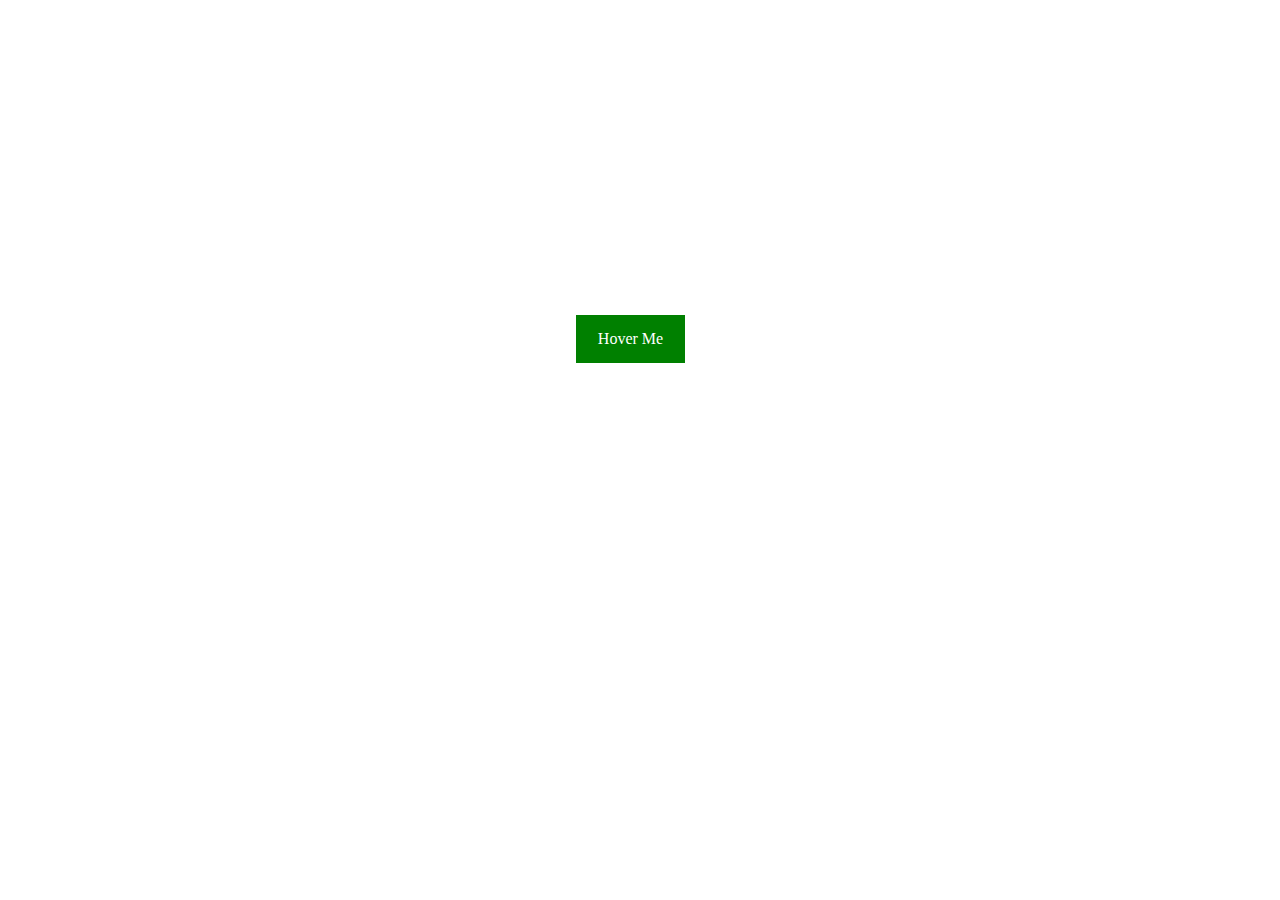
<file: dropdown/index.html>
<!DOCTYPE html>
<html lang="en">
<head>
    <meta charset="UTF-8">
    <meta http-equiv="X-UA-Compatible" content="IE=edge">
    <meta name="viewport" content="width=device-width, initial-scale=1.0">
    <title>Document</title>
    <link rel="stylesheet" href="style.css">
</head>
<body>
    <div class="dropdown">
        <div class="dropdown-box">Hover Me</div>
        <div class="dropdown-container">
            <a>Home</a>
            <a>About</a>
            <a>Contact</a>
        </div>
    </div>
</body>
</html>
</file>
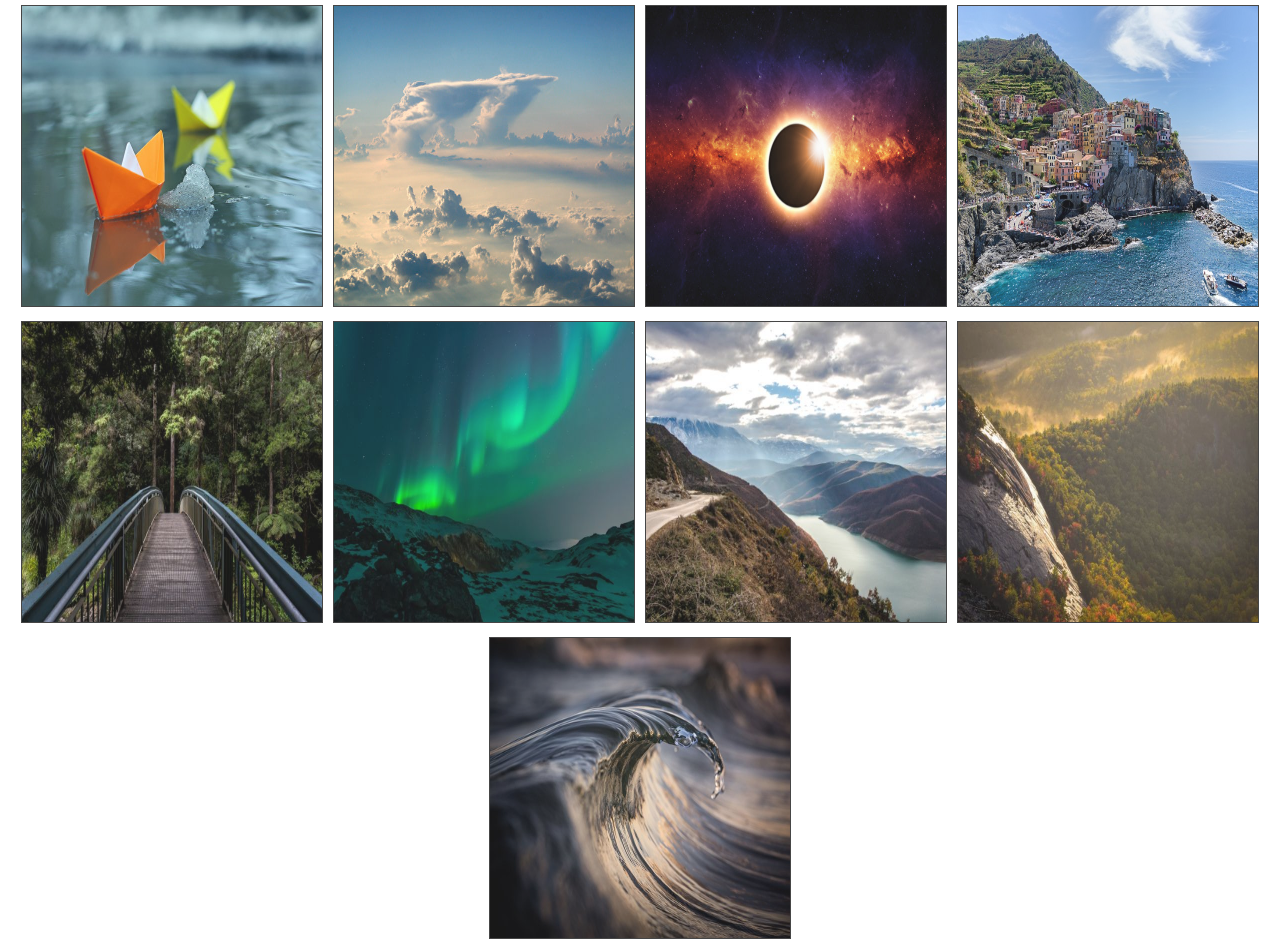
<file: Image_gallery(flex-box)/index.html>
<!DOCTYPE html>
<html lang="en">
<head>
    <meta charset="UTF-8">
    <meta name="viewport" content="width=device-width, initial-scale=1.0">
    <title>Image Gallery</title>
    <link rel="stylesheet" href="style.css">
</head>
<body>
   <div class="container">
     <div class="box box1"> <img  src="image/1.jpg" alt="image"></div>
     <div class="box box2"> <img  src="image/2.jpg" alt="image"></div>
     <div class="box box3"> <img  src="image/3.jpg" alt="image"></div>
     <div class="box box4"> <img  src="image/4.jpg" alt="image"></div>
     <div class="box box5"> <img  src="image/5.jpg" alt="image"></div>
     <div class="box box6"> <img  src="image/6.jpg" alt="image"></div>
     <div class="box box7"> <img  src="image/7.jpg" alt="image"></div>
     <div class="box box8"> <img  src="image/8.jpg" alt="image"></div>
     <div class="box box9"> <img  src="image/9.jpg" alt="image"></div>
    </div>
</body>
</html>
</file>
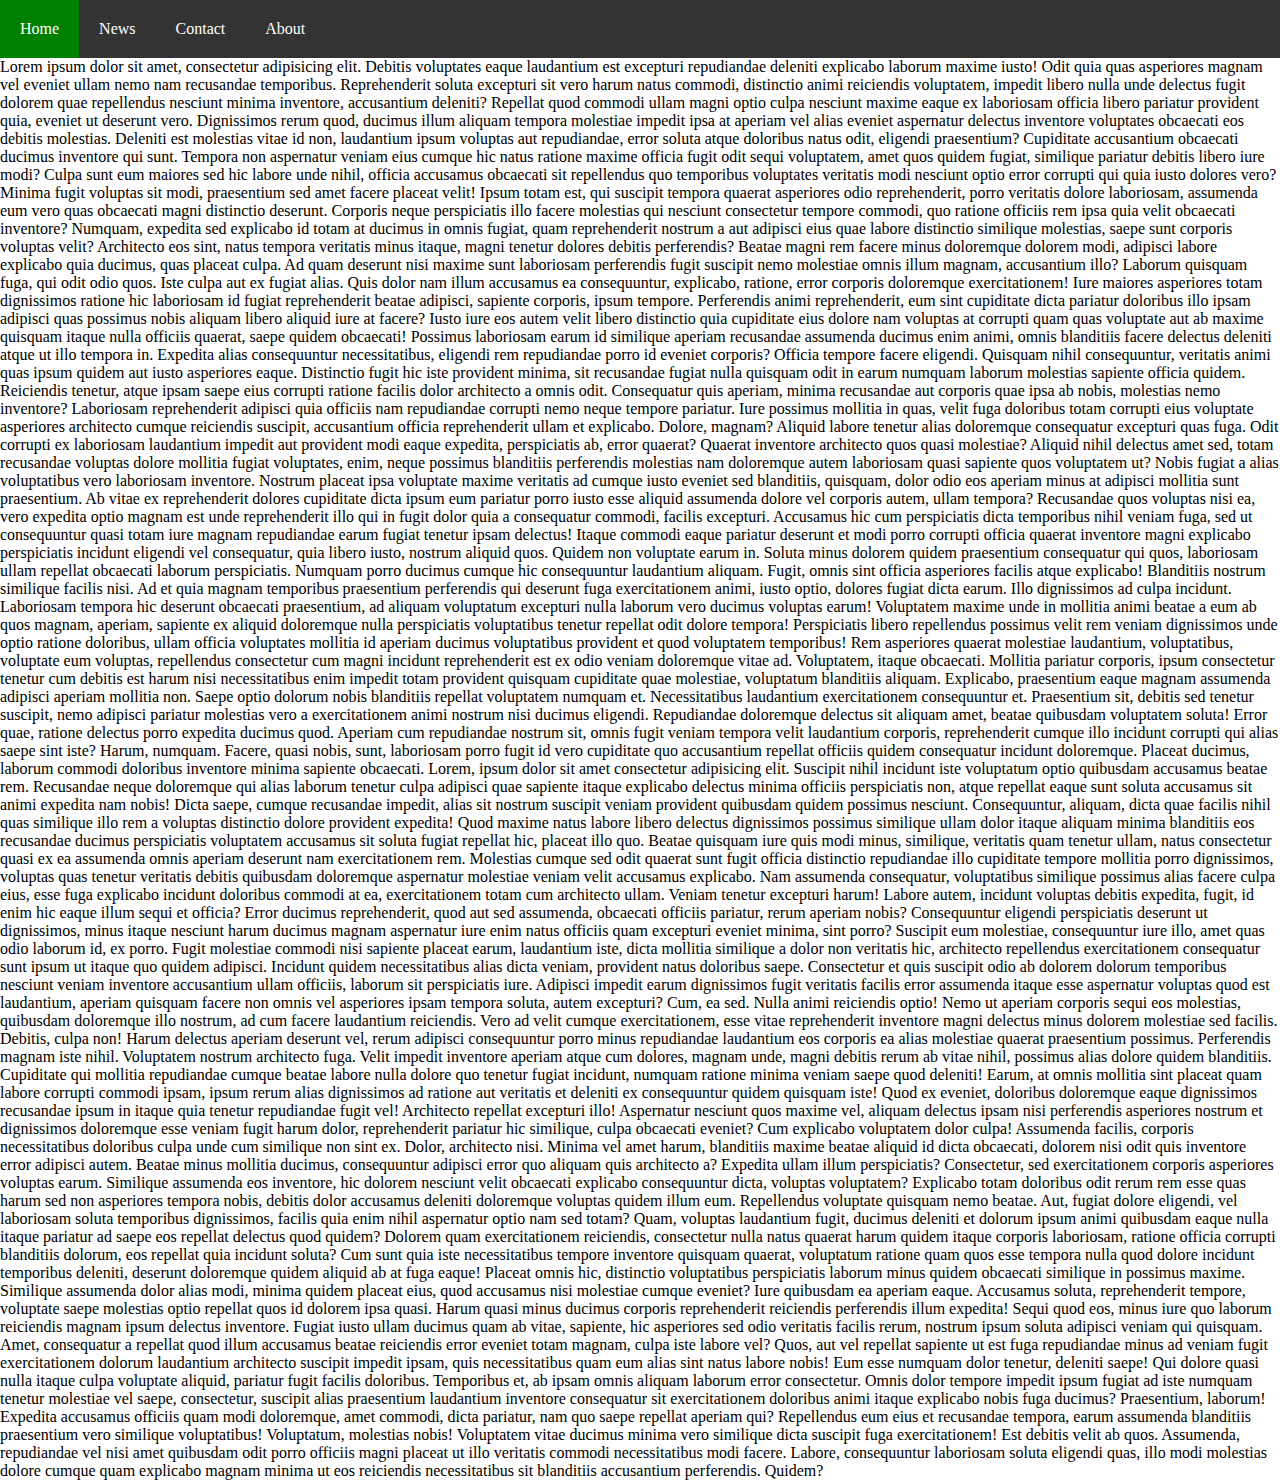
<file: topnavbar/index.html>
<!DOCTYPE html>
<html lang="en">
<head>
    <meta charset="UTF-8">
    <meta http-equiv="X-UA-Compatible" content="IE=edge">
    <meta name="viewport" content="width=device-width, initial-scale=1.0">
    <title>Document</title>
    <link rel="stylesheet" href="style.css">
</head>
<body>
    <div> 
        <ul>
            <li><a class="active" href="#home">Home</a></li>
            <li><a href="#news">News</a></li>
            <li><a href="#contact">Contact</a></li>
            <li><a href="#about">About</a></li>
        </ul>
    </div>

    <p>Lorem ipsum dolor sit amet, consectetur adipisicing elit. Debitis voluptates eaque laudantium est excepturi repudiandae deleniti explicabo laborum maxime iusto! Odit quia quas asperiores magnam vel eveniet ullam nemo nam recusandae temporibus. Reprehenderit soluta excepturi sit vero harum natus commodi, distinctio animi reiciendis voluptatem, impedit libero nulla unde delectus fugit dolorem quae repellendus nesciunt minima inventore, accusantium deleniti? Repellat quod commodi ullam magni optio culpa nesciunt maxime eaque ex laboriosam officia libero pariatur provident quia, eveniet ut deserunt vero. Dignissimos rerum quod, ducimus illum aliquam tempora molestiae impedit ipsa at aperiam vel alias eveniet aspernatur delectus inventore voluptates obcaecati eos debitis molestias. Deleniti est molestias vitae id non, laudantium ipsum voluptas aut repudiandae, error soluta atque doloribus natus odit, eligendi praesentium? Cupiditate accusantium obcaecati ducimus inventore qui sunt. Tempora non aspernatur veniam eius cumque hic natus ratione maxime officia fugit odit sequi voluptatem, amet quos quidem fugiat, similique pariatur debitis libero iure modi? Culpa sunt eum maiores sed hic labore unde nihil, officia accusamus obcaecati sit repellendus quo temporibus voluptates veritatis modi nesciunt optio error corrupti qui quia iusto dolores vero? Minima fugit voluptas sit modi, praesentium sed amet facere placeat velit! Ipsum totam est, qui suscipit tempora quaerat asperiores odio reprehenderit, porro veritatis dolore laboriosam, assumenda eum vero quas obcaecati magni distinctio deserunt. Corporis neque perspiciatis illo facere molestias qui nesciunt consectetur tempore commodi, quo ratione officiis rem ipsa quia velit obcaecati inventore? Numquam, expedita sed explicabo id totam at ducimus in omnis fugiat, quam reprehenderit nostrum a aut adipisci eius quae labore distinctio similique molestias, saepe sunt corporis voluptas velit? Architecto eos sint, natus tempora veritatis minus itaque, magni tenetur dolores debitis perferendis? Beatae magni rem facere minus doloremque dolorem modi, adipisci labore explicabo quia ducimus, quas placeat culpa. Ad quam deserunt nisi maxime sunt laboriosam perferendis fugit suscipit nemo molestiae omnis illum magnam, accusantium illo? Laborum quisquam fuga, qui odit odio quos. Iste culpa aut ex fugiat alias. Quis dolor nam illum accusamus ea consequuntur, explicabo, ratione, error corporis doloremque exercitationem! Iure maiores asperiores totam dignissimos ratione hic laboriosam id fugiat reprehenderit beatae adipisci, sapiente corporis, ipsum tempore. Perferendis animi reprehenderit, eum sint cupiditate dicta pariatur doloribus illo ipsam adipisci quas possimus nobis aliquam libero aliquid iure at facere? Iusto iure eos autem velit libero distinctio quia cupiditate eius dolore nam voluptas at corrupti quam quas voluptate aut ab maxime quisquam itaque nulla officiis quaerat, saepe quidem obcaecati! Possimus laboriosam earum id similique aperiam recusandae assumenda ducimus enim animi, omnis blanditiis facere delectus deleniti atque ut illo tempora in. Expedita alias consequuntur necessitatibus, eligendi rem repudiandae porro id eveniet corporis? Officia tempore facere eligendi. Quisquam nihil consequuntur, veritatis animi quas ipsum quidem aut iusto asperiores eaque. Distinctio fugit hic iste provident minima, sit recusandae fugiat nulla quisquam odit in earum numquam laborum molestias sapiente officia quidem. Reiciendis tenetur, atque ipsam saepe eius corrupti ratione facilis dolor architecto a omnis odit. Consequatur quis aperiam, minima recusandae aut corporis quae ipsa ab nobis, molestias nemo inventore? Laboriosam reprehenderit adipisci quia officiis nam repudiandae corrupti nemo neque tempore pariatur. Iure possimus mollitia in quas, velit fuga doloribus totam corrupti eius voluptate asperiores architecto cumque reiciendis suscipit, accusantium officia reprehenderit ullam et explicabo. Dolore, magnam? Aliquid labore tenetur alias doloremque consequatur excepturi quas fuga. Odit corrupti ex laboriosam laudantium impedit aut provident modi eaque expedita, perspiciatis ab, error quaerat? Quaerat inventore architecto quos quasi molestiae? Aliquid nihil delectus amet sed, totam recusandae voluptas dolore mollitia fugiat voluptates, enim, neque possimus blanditiis perferendis molestias nam doloremque autem laboriosam quasi sapiente quos voluptatem ut? Nobis fugiat a alias voluptatibus vero laboriosam inventore. Nostrum placeat ipsa voluptate maxime veritatis ad cumque iusto eveniet sed blanditiis, quisquam, dolor odio eos aperiam minus at adipisci mollitia sunt praesentium. Ab vitae ex reprehenderit dolores cupiditate dicta ipsum eum pariatur porro iusto esse aliquid assumenda dolore vel corporis autem, ullam tempora? Recusandae quos voluptas nisi ea, vero expedita optio magnam est unde reprehenderit illo qui in fugit dolor quia a consequatur commodi, facilis excepturi. Accusamus hic cum perspiciatis dicta temporibus nihil veniam fuga, sed ut consequuntur quasi totam iure magnam repudiandae earum fugiat tenetur ipsam delectus! Itaque commodi eaque pariatur deserunt et modi porro corrupti officia quaerat inventore magni explicabo perspiciatis incidunt eligendi vel consequatur, quia libero iusto, nostrum aliquid quos. Quidem non voluptate earum in. Soluta minus dolorem quidem praesentium consequatur qui quos, laboriosam ullam repellat obcaecati laborum perspiciatis. Numquam porro ducimus cumque hic consequuntur laudantium aliquam. Fugit, omnis sint officia asperiores facilis atque explicabo! Blanditiis nostrum similique facilis nisi. Ad et quia magnam temporibus praesentium perferendis qui deserunt fuga exercitationem animi, iusto optio, dolores fugiat dicta earum. Illo dignissimos ad culpa incidunt. Laboriosam tempora hic deserunt obcaecati praesentium, ad aliquam voluptatum excepturi nulla laborum vero ducimus voluptas earum! Voluptatem maxime unde in mollitia animi beatae a eum ab quos magnam, aperiam, sapiente ex aliquid doloremque nulla perspiciatis voluptatibus tenetur repellat odit dolore tempora! Perspiciatis libero repellendus possimus velit rem veniam dignissimos unde optio ratione doloribus, ullam officia voluptates mollitia id aperiam ducimus voluptatibus provident et quod voluptatem temporibus! Rem asperiores quaerat molestiae laudantium, voluptatibus, voluptate eum voluptas, repellendus consectetur cum magni incidunt reprehenderit est ex odio veniam doloremque vitae ad. Voluptatem, itaque obcaecati. Mollitia pariatur corporis, ipsum consectetur tenetur cum debitis est harum nisi necessitatibus enim impedit totam provident quisquam cupiditate quae molestiae, voluptatum blanditiis aliquam. Explicabo, praesentium eaque magnam assumenda adipisci aperiam mollitia non. Saepe optio dolorum nobis blanditiis repellat voluptatem numquam et. Necessitatibus laudantium exercitationem consequuntur et. Praesentium sit, debitis sed tenetur suscipit, nemo adipisci pariatur molestias vero a exercitationem animi nostrum nisi ducimus eligendi. Repudiandae doloremque delectus sit aliquam amet, beatae quibusdam voluptatem soluta! Error quae, ratione delectus porro expedita ducimus quod. Aperiam cum repudiandae nostrum sit, omnis fugit veniam tempora velit laudantium corporis, reprehenderit cumque illo incidunt corrupti qui alias saepe sint iste? Harum, numquam. Facere, quasi nobis, sunt, laboriosam porro fugit id vero cupiditate quo accusantium repellat officiis quidem consequatur incidunt doloremque. Placeat ducimus, laborum commodi doloribus inventore minima sapiente obcaecati. Lorem, ipsum dolor sit amet consectetur adipisicing elit. Suscipit nihil incidunt iste voluptatum optio quibusdam accusamus beatae rem. Recusandae neque doloremque qui alias laborum tenetur culpa adipisci quae sapiente itaque explicabo delectus minima officiis perspiciatis non, atque repellat eaque sunt soluta accusamus sit animi expedita nam nobis! Dicta saepe, cumque recusandae impedit, alias sit nostrum suscipit veniam provident quibusdam quidem possimus nesciunt. Consequuntur, aliquam, dicta quae facilis nihil quas similique illo rem a voluptas distinctio dolore provident expedita! Quod maxime natus labore libero delectus dignissimos possimus similique ullam dolor itaque aliquam minima blanditiis eos recusandae ducimus perspiciatis voluptatem accusamus sit soluta fugiat repellat hic, placeat illo quo. Beatae quisquam iure quis modi minus, similique, veritatis quam tenetur ullam, natus consectetur quasi ex ea assumenda omnis aperiam deserunt nam exercitationem rem. Molestias cumque sed odit quaerat sunt fugit officia distinctio repudiandae illo cupiditate tempore mollitia porro dignissimos, voluptas quas tenetur veritatis debitis quibusdam doloremque aspernatur molestiae veniam velit accusamus explicabo. Nam assumenda consequatur, voluptatibus similique possimus alias facere culpa eius, esse fuga explicabo incidunt doloribus commodi at ea, exercitationem totam cum architecto ullam. Veniam tenetur excepturi harum! Labore autem, incidunt voluptas debitis expedita, fugit, id enim hic eaque illum sequi et officia? Error ducimus reprehenderit, quod aut sed assumenda, obcaecati officiis pariatur, rerum aperiam nobis? Consequuntur eligendi perspiciatis deserunt ut dignissimos, minus itaque nesciunt harum ducimus magnam aspernatur iure enim natus officiis quam excepturi eveniet minima, sint porro? Suscipit eum molestiae, consequuntur iure illo, amet quas odio laborum id, ex porro. Fugit molestiae commodi nisi sapiente placeat earum, laudantium iste, dicta mollitia similique a dolor non veritatis hic, architecto repellendus exercitationem consequatur sunt ipsum ut itaque quo quidem adipisci. Incidunt quidem necessitatibus alias dicta veniam, provident natus doloribus saepe. Consectetur et quis suscipit odio ab dolorem dolorum temporibus nesciunt veniam inventore accusantium ullam officiis, laborum sit perspiciatis iure. Adipisci impedit earum dignissimos fugit veritatis facilis error assumenda itaque esse aspernatur voluptas quod est laudantium, aperiam quisquam facere non omnis vel asperiores ipsam tempora soluta, autem excepturi? Cum, ea sed. Nulla animi reiciendis optio! Nemo ut aperiam corporis sequi eos molestias, quibusdam doloremque illo nostrum, ad cum facere laudantium reiciendis. Vero ad velit cumque exercitationem, esse vitae reprehenderit inventore magni delectus minus dolorem molestiae sed facilis. Debitis, culpa non! Harum delectus aperiam deserunt vel, rerum adipisci consequuntur porro minus repudiandae laudantium eos corporis ea alias molestiae quaerat praesentium possimus. Perferendis magnam iste nihil. Voluptatem nostrum architecto fuga. Velit impedit inventore aperiam atque cum dolores, magnam unde, magni debitis rerum ab vitae nihil, possimus alias dolore quidem blanditiis. Cupiditate qui mollitia repudiandae cumque beatae labore nulla dolore quo tenetur fugiat incidunt, numquam ratione minima veniam saepe quod deleniti! Earum, at omnis mollitia sint placeat quam labore corrupti commodi ipsam, ipsum rerum alias dignissimos ad ratione aut veritatis et deleniti ex consequuntur quidem quisquam iste! Quod ex eveniet, doloribus doloremque eaque dignissimos recusandae ipsum in itaque quia tenetur repudiandae fugit vel! Architecto repellat excepturi illo! Aspernatur nesciunt quos maxime vel, aliquam delectus ipsam nisi perferendis asperiores nostrum et dignissimos doloremque esse veniam fugit harum dolor, reprehenderit pariatur hic similique, culpa obcaecati eveniet? Cum explicabo voluptatem dolor culpa! Assumenda facilis, corporis necessitatibus doloribus culpa unde cum similique non sint ex. Dolor, architecto nisi. Minima vel amet harum, blanditiis maxime beatae aliquid id dicta obcaecati, dolorem nisi odit quis inventore error adipisci autem. Beatae minus mollitia ducimus, consequuntur adipisci error quo aliquam quis architecto a? Expedita ullam illum perspiciatis? Consectetur, sed exercitationem corporis asperiores voluptas earum. Similique assumenda eos inventore, hic dolorem nesciunt velit obcaecati explicabo consequuntur dicta, voluptas voluptatem? Explicabo totam doloribus odit rerum rem esse quas harum sed non asperiores tempora nobis, debitis dolor accusamus deleniti doloremque voluptas quidem illum eum. Repellendus voluptate quisquam nemo beatae. Aut, fugiat dolore eligendi, vel laboriosam soluta temporibus dignissimos, facilis quia enim nihil aspernatur optio nam sed totam? Quam, voluptas laudantium fugit, ducimus deleniti et dolorum ipsum animi quibusdam eaque nulla itaque pariatur ad saepe eos repellat delectus quod quidem? Dolorem quam exercitationem reiciendis, consectetur nulla natus quaerat harum quidem itaque corporis laboriosam, ratione officia corrupti blanditiis dolorum, eos repellat quia incidunt soluta? Cum sunt quia iste necessitatibus tempore inventore quisquam quaerat, voluptatum ratione quam quos esse tempora nulla quod dolore incidunt temporibus deleniti, deserunt doloremque quidem aliquid ab at fuga eaque! Placeat omnis hic, distinctio voluptatibus perspiciatis laborum minus quidem obcaecati similique in possimus maxime. Similique assumenda dolor alias modi, minima quidem placeat eius, quod accusamus nisi molestiae cumque eveniet? Iure quibusdam ea aperiam eaque. Accusamus soluta, reprehenderit tempore, voluptate saepe molestias optio repellat quos id dolorem ipsa quasi. Harum quasi minus ducimus corporis reprehenderit reiciendis perferendis illum expedita! Sequi quod eos, minus iure quo laborum reiciendis magnam ipsum delectus inventore. Fugiat iusto ullam ducimus quam ab vitae, sapiente, hic asperiores sed odio veritatis facilis rerum, nostrum ipsum soluta adipisci veniam qui quisquam. Amet, consequatur a repellat quod illum accusamus beatae reiciendis error eveniet totam magnam, culpa iste labore vel? Quos, aut vel repellat sapiente ut est fuga repudiandae minus ad veniam fugit exercitationem dolorum laudantium architecto suscipit impedit ipsam, quis necessitatibus quam eum alias sint natus labore nobis! Eum esse numquam dolor tenetur, deleniti saepe! Qui dolore quasi nulla itaque culpa voluptate aliquid, pariatur fugit facilis doloribus. Temporibus et, ab ipsam omnis aliquam laborum error consectetur. Omnis dolor tempore impedit ipsum fugiat ad iste numquam tenetur molestiae vel saepe, consectetur, suscipit alias praesentium laudantium inventore consequatur sit exercitationem doloribus animi itaque explicabo nobis fuga ducimus? Praesentium, laborum! Expedita accusamus officiis quam modi doloremque, amet commodi, dicta pariatur, nam quo saepe repellat aperiam qui? Repellendus eum eius et recusandae tempora, earum assumenda blanditiis praesentium vero similique voluptatibus! Voluptatum, molestias nobis! Voluptatem vitae ducimus minima vero similique dicta suscipit fuga exercitationem! Est debitis velit ab quos. Assumenda, repudiandae vel nisi amet quibusdam odit porro officiis magni placeat ut illo veritatis commodi necessitatibus modi facere. Labore, consequuntur laboriosam soluta eligendi quas, illo modi molestias dolore cumque quam explicabo magnam minima ut eos reiciendis necessitatibus sit blanditiis accusantium perferendis. Quidem?</p>
    
</body>
</html>
</file>
<file: dropdown/style.css>
*{
    margin:0;
    padding:0;
}
.dropdown{
    position:absolute;
    top: 35%;
    left:45%;
    display:inline-block;
}
.dropdown-box{
    border:none;
    text-align: center;
    background-color:green;
    padding:15px;
    width:79px;
    color:white;
}
.dropdown-container{
     display:none;
     position:absolute;
}

.dropdown-container a{
      display:block;
      background-color: #333;
      color:white;
      padding: 15px 30px;
}
.dropdown-container a:hover{
      background:#111;
}
.dropdown:hover .dropdown-container{
    display:block;
}
</file>
<file: Image_gallery(flex-box)/style.css>
*{
   margin:0;
   padding:0;
}
div.container{
    display:flex;
    flex-wrap:wrap;
    justify-content: center;
    
}
div.container > .box{
    margin:5px;
    
}
div.container > .box img{
    height:300px;
    width:300px;
    border: 1px solid #333;
    opacity:0.9;
}
div.container > .box img:hover{
    border: 2px solid black;
    opacity:1;
}
</file>
<file: topnavbar/style.css>
*{
    margin: 0;
    padding: 0;
}

ul{
    list-style: none;
    background-color: #333;
    overflow: hidden;
}
li {
    float: left;
}
li a{
    display: block;
    padding:20px 20px;
    text-decoration: none;
    color: white;
}
a:hover:not(.active){
    background-color: #111;
}
.active{
    background-color: green;
}
</file>
